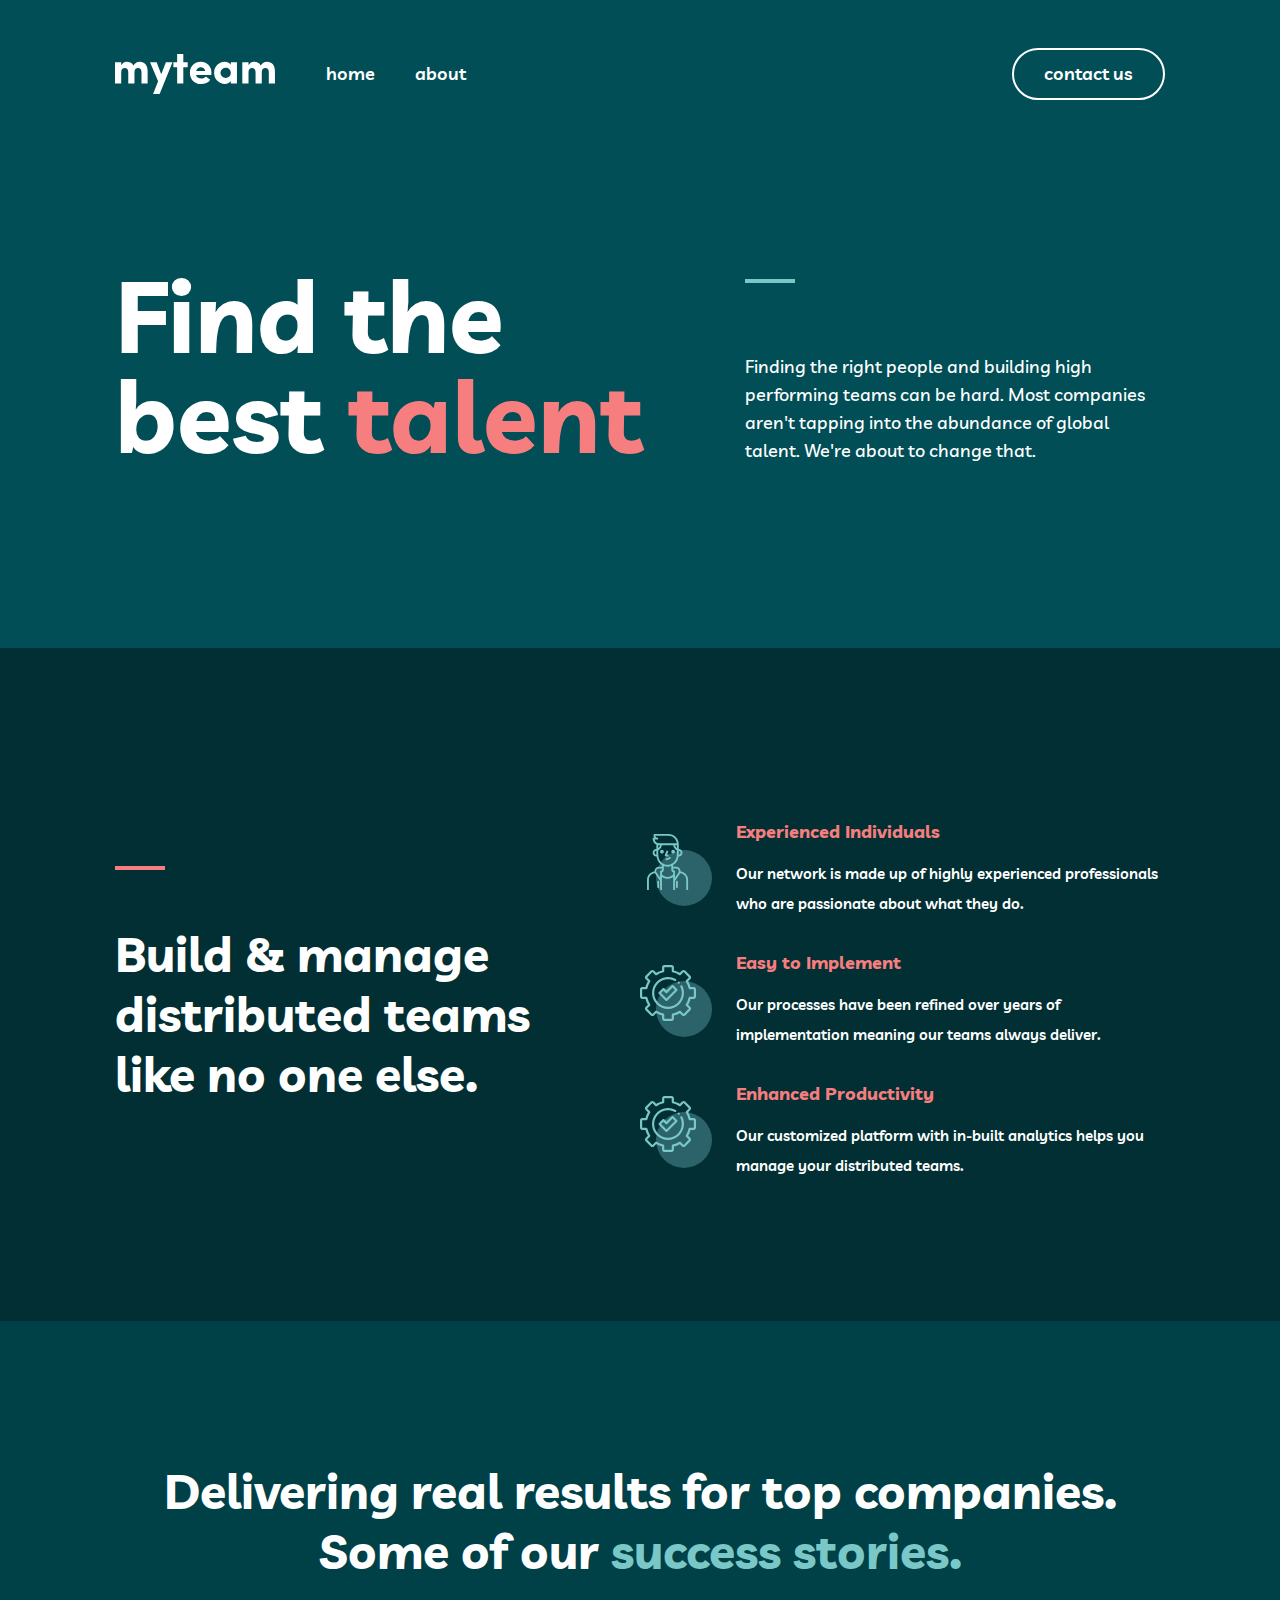
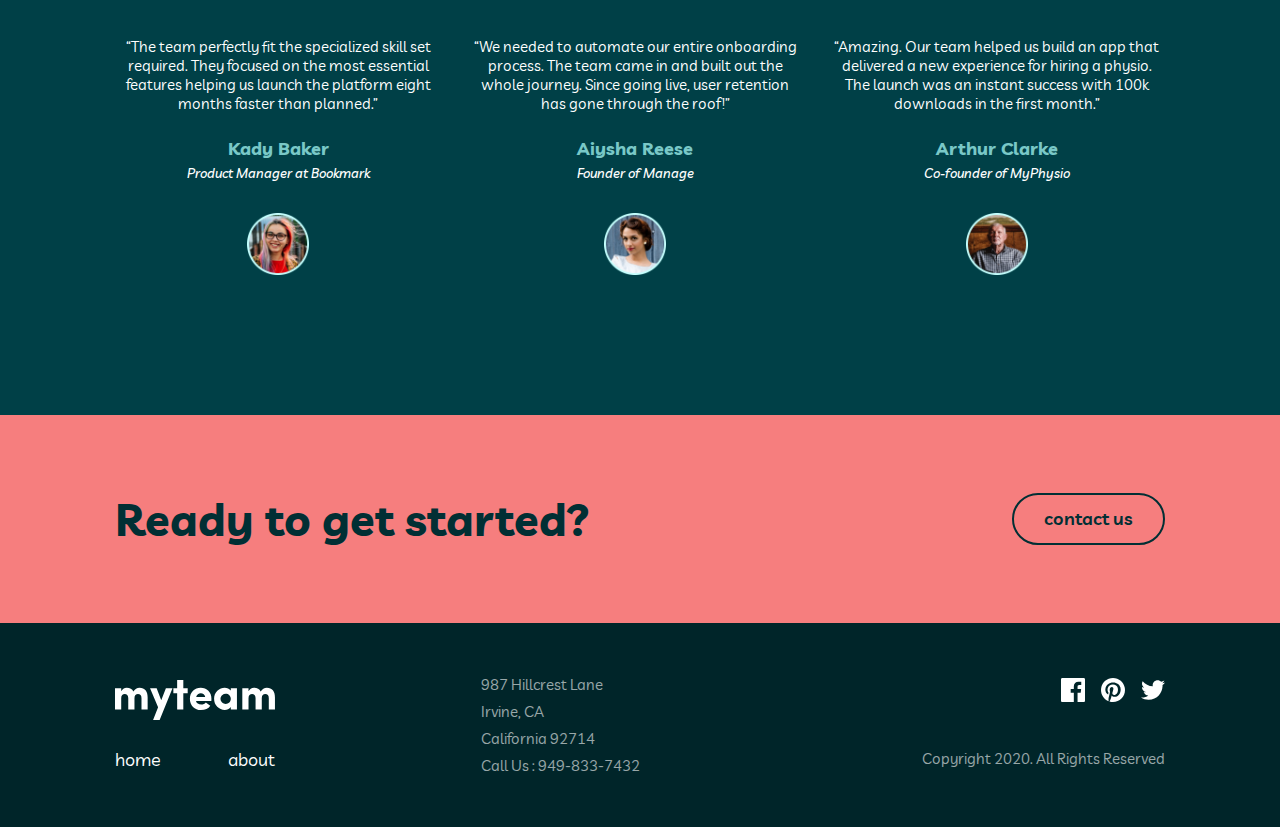
<file: index.html>
<!DOCTYPE html>
<html lang="en">
  <head>
    <meta charset="UTF-8" />
    <meta name="viewport" content="width=device-width, initial-scale=1.0" />
    <title>Rahimbek Xabibullayev's project</title>
    <link rel="stylesheet" href="./scss/main.css" />
    <link
      rel="stylesheet"
      href="https://fonts.googleapis.com/css2?family=Material+Symbols+Outlined:opsz,wght,FILL,GRAD@20..48,100..700,0..1,-50..200"
    />
  </head>
  <body>
    <header>
      <div class="container">
        <div class="navbar-wrapper">
          <a href="/">
            <img src="./assets/myteam-logo.svg" alt="myteam-logo" />
          </a>
          <nav>
            <ul>
              <li><a href="/">home</a></li>
              <li><a href="./pages/about.html">about</a></li>
            </ul>
          </nav>
        </div>
        <a href="./pages/contact.html" class="contact-us-link">contact us</a>
        <button class="menuBtn" id="menuBtn">
          <img src="/assets/menu.svg" alt="menu" />
        </button>
      </div>
    </header>

    <main>
      <section class="hero-section">
        <div class="container">
          <h1 class="hero-title">Find the best <span>talent</span></h1>
          <p class="hero-paragraph">
            Finding the right people and building high performing teams can be
            hard. Most companies aren't tapping into the abundance of global
            talent. We're about to change that.
          </p>
        </div>
      </section>

      <section class="whyUs-section">
        <div class="container">
          <h2>Build & manage distributed teams like no one else.</h2>
          <div class="advantages-wrapper">
            <div class="advantage-wrapper">
              <img src="./assets/person-icon.svg" alt="person" />
              <div class="text-wrapper">
                <h3>Experienced Individuals</h3>
                <p>
                  Our network is made up of highly experienced professionals who
                  are passionate about what they do.
                </p>
              </div>
            </div>

            <div class="advantage-wrapper">
              <img src="./assets/settings-icon.svg" alt="settings" />
              <div class="text-wrapper">
                <h3>Easy to Implement</h3>
                <p>
                  Our processes have been refined over years of implementation
                  meaning our teams always deliver.
                </p>
              </div>
            </div>

            <div class="advantage-wrapper">
              <img src="./assets/settings-icon.svg" alt="settings" />
              <div class="text-wrapper">
                <h3>Enhanced Productivity</h3>
                <p>
                  Our customized platform with in-built analytics helps you
                  manage your distributed teams.
                </p>
              </div>
            </div>
          </div>
        </div>
      </section>

      <section class="testimonials-section">
        <div class="container">
          <h2>
            Delivering real results for top companies. Some of our
            <span>success stories.</span>
          </h2>
          <div class="success-stories-wrapper">
            <div class="story">
              <p>
                “The team perfectly fit the specialized skill set required. They
                focused on the most essential features helping us launch the
                platform eight months faster than planned.”
              </p>
              <h3>Kady Baker</h3>
              <h4>Product Manager at Bookmark</h4>
              <img src="./assets/avva1.png" alt="girl" />
            </div>

            <div class="story">
              <p>
                “We needed to automate our entire onboarding process. The team
                came in and built out the whole journey. Since going live, user
                retention has gone through the roof!”
              </p>
              <h3>Aiysha Reese</h3>
              <h4>Founder of Manage</h4>
              <img src="./assets/avva2.png" alt="girl" />
            </div>

            <div class="story">
              <p>
                “Amazing. Our team helped us build an app that delivered a new
                experience for hiring a physio. The launch was an instant
                success with 100k downloads in the first month.”
              </p>
              <h3>Arthur Clarke</h3>
              <h4>Co-founder of MyPhysio</h4>
              <img src="./assets/avva3.png" alt="man" />
            </div>
          </div>
        </div>
      </section>
      <section class="cta-section">
        <div class="container">
          <h2>Ready to get started?</h2>
          <a href="./pages/contact.html" class="contact-us-link2">contact us</a>
        </div>
      </section>
    </main>

    <footer>
      <div class="container">
        <div class="footer-left-side">
          <div class="footer-nav-wrapper">
            <a href="/">
              <img src="./assets/myteam-logo.svg" alt="myteam-logo" />
            </a>
            <nav>
              <ul>
                <li><a href="/">home</a></li>
                <li><a href="./pages/about.html">about</a></li>
              </ul>
            </nav>
          </div>
          <p>
            987 Hillcrest Lane <br>Irvine, CA <br>California 92714 <br>Call Us : 949-833-7432
          </p>
        </div>
        <div class="footer-right-side">
          <div class="social-media-links">
            <a href="#">
              <img src="./assets/facebook-icon.svg" alt="facebook-icon" />
            </a>
            <a href="#">
              <img src="./assets/pinterest-icon.svg" alt="pinterest-icon" />
            </a>
            <a href="#">
              <img src="./assets/twitter-icon.svg" alt="twitter-icon" />
            </a>
          </div>
          <div class="copyright-wrapper">
            <p>Copyright 2020. All Rights Reserved</p>
        </div>
      </div>
    </footer>

    <script src="./js/script.js"></script>
  </body>
</html>
</file>
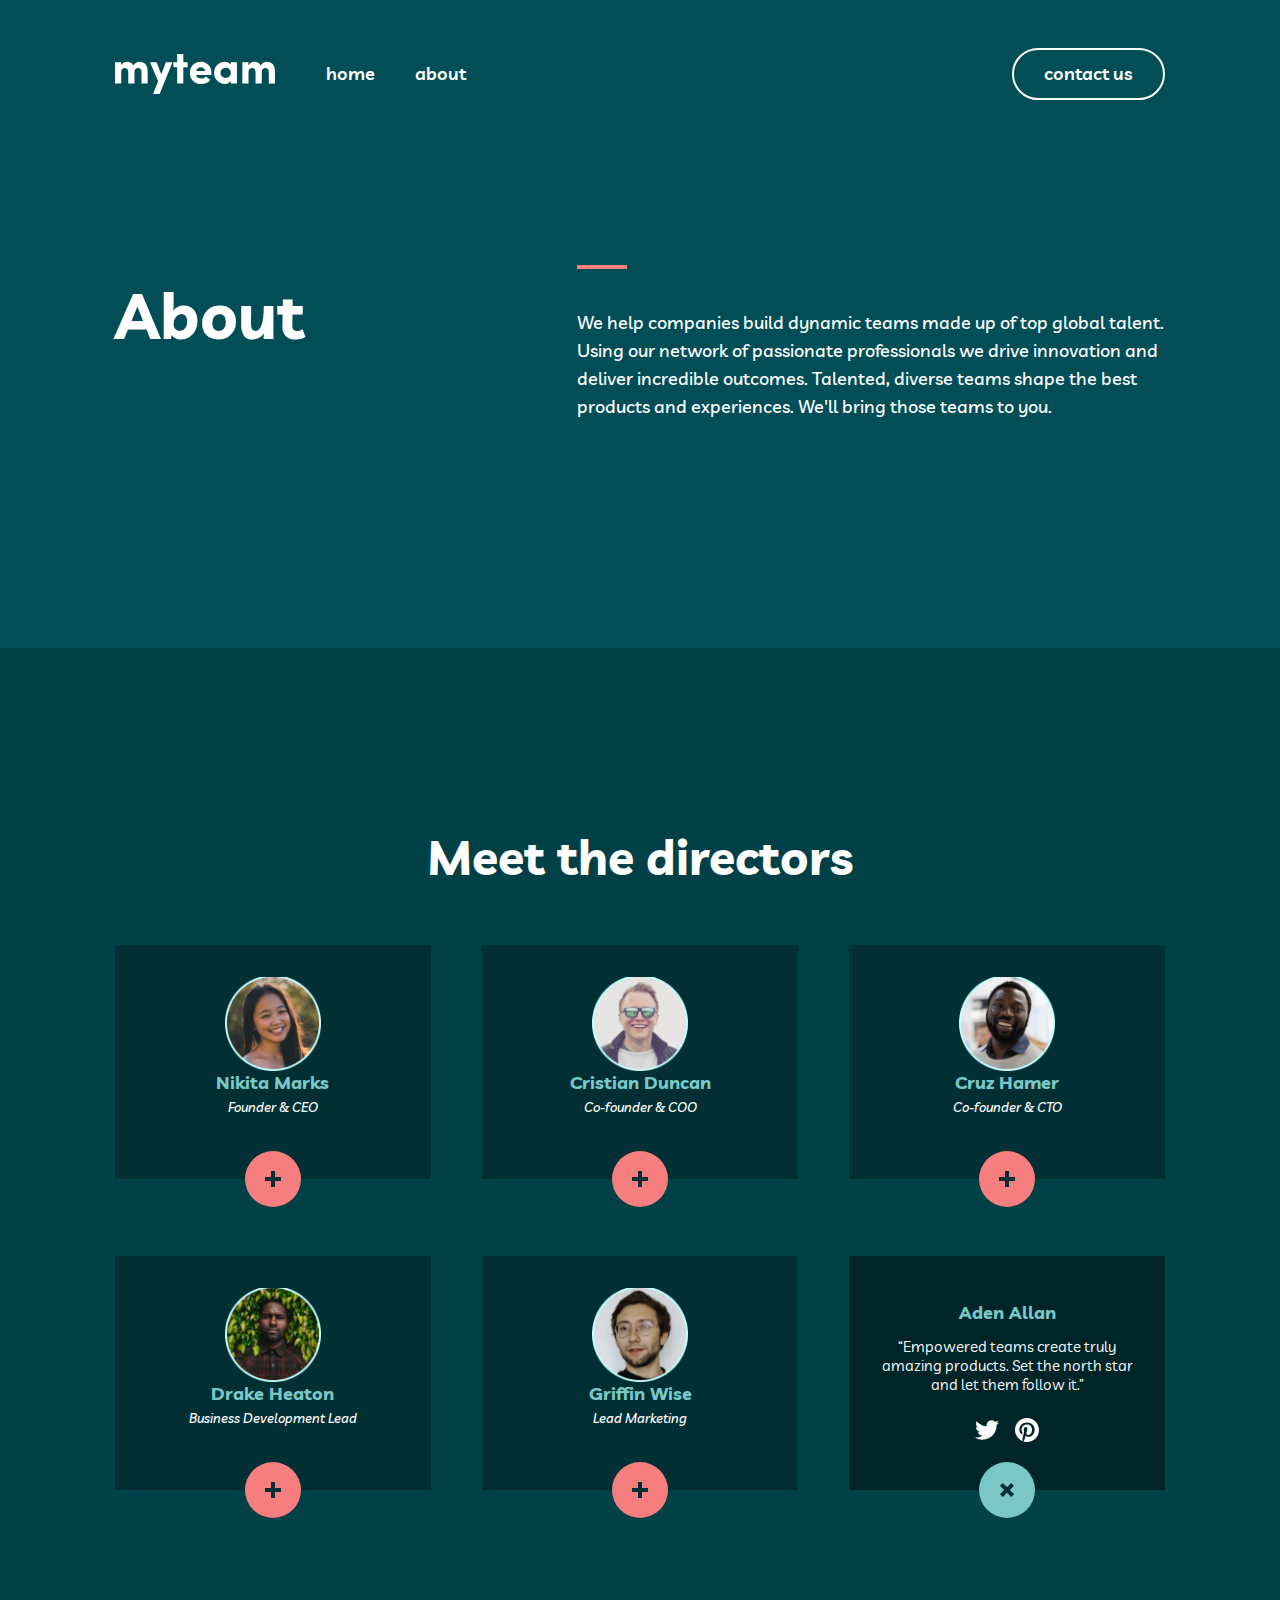
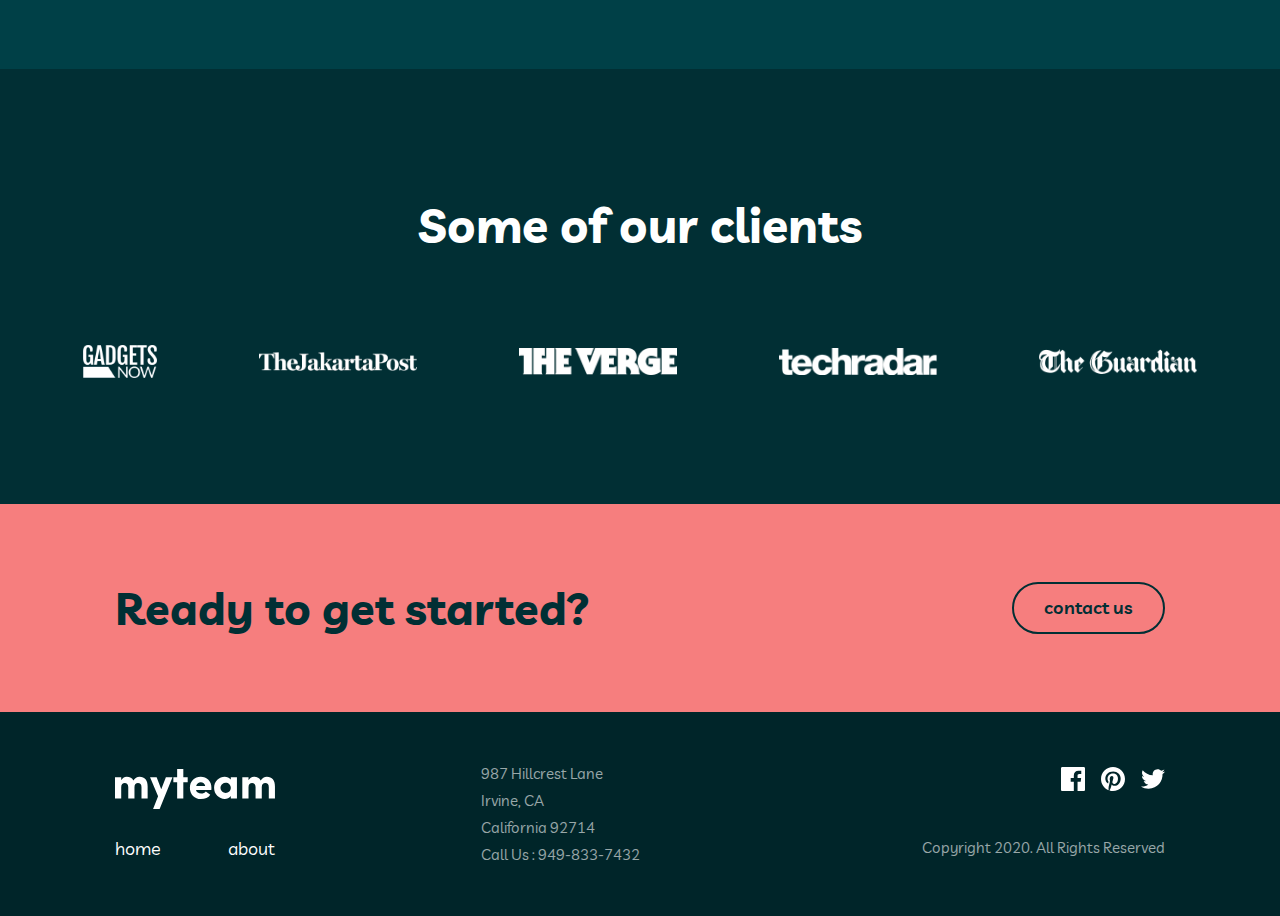
<file: pages/about.html>
<!DOCTYPE html>
<html lang="en">
  <head>
    <meta charset="UTF-8" />
    <meta name="viewport" content="width=device-width, initial-scale=1.0" />
    <title>About</title>
    <link rel="stylesheet" href="../scss/main.css" />
    <link
      rel="stylesheet"
      href="https://fonts.googleapis.com/css2?family=Material+Symbols+Outlined:opsz,wght,FILL,GRAD@20..48,100..700,0..1,-50..200"
    />
  </head>
  <body>
    <header>
      <div class="container">
        <div class="navbar-wrapper">
          <a href="/">
            <img src="../assets/myteam-logo.svg" alt="myteam-logo" />
          </a>
          <nav>
            <ul>
              <li><a href="/">home</a></li>
              <li><a href="./about.html">about</a></li>
            </ul>
          </nav>
        </div>
        <a href="./contact.html" class="contact-us-link">contact us</a>
        <button class="menuBtn" id="menuBtn">
          <img src="/assets/menu.svg" alt="menu" />
        </button>
      </div>
    </header>

    <main>
      <section class="hero-section about-page">
        <div class="container" style="align-items: flex-start;">
          <h1 class="hero-title" style="font-size: 6.4rem;">About</h1>
          <p class="hero-paragraph about-hero-param" style="width: 70%;">
            We help companies build dynamic teams made up of top global talent.
            Using our network of passionate professionals we drive innovation
            and deliver incredible outcomes. Talented, diverse teams shape the
            best products and experiences. We'll bring those teams to you.
          </p>
        </div>
      </section>

      <section class="directors-section">
        <div class="container">
            <h2>Meet the directors</h2>
            <div class="cards">
                <div class="card">
                    <img src="../assets/director1.png" alt="girl">
                    <h3>Nikita Marks</h3>
                    <h4>Founder & CEO</h4>
                    <img src="../assets/plus-icon.svg" alt="plus-icon">
                </div>

                <div class="card">
                    <img src="../assets/director2.png" alt="man">
                    <h3>Cristian Duncan</h3>
                    <h4>Co-founder & COO</h4>
                    <img src="../assets/plus-icon.svg" alt="plus-icon">
                </div>

                <div class="card">
                    <img src="../assets/director3.png" alt="man">
                    <h3>Cruz Hamer</h3>
                    <h4>Co-founder & CTO</h4>
                    <img src="../assets/plus-icon.svg" alt="plus-icon">
                </div>

                <div class="card">
                    <img src="../assets/director4.png" alt="man">
                    <h3>Drake Heaton</h3>
                    <h4>Business Development Lead</h4>
                    <img src="../assets/plus-icon.svg" alt="plus-icon">
                </div>

                <div class="card">
                    <img src="../assets/director5.png" alt="man">
                    <h3>Griffin Wise</h3>
                    <h4>Lead Marketing</h4>
                    <img src="../assets/plus-icon.svg" alt="plus-icon">
                </div>

                <div class="card active-card">
                    <h3>Aden Allan</h3>
                    <p>“Empowered teams create truly amazing products. Set the north star and let them follow it.”</p>
                    <div class="social-media-links">
                        <a href="#">
                            <img src="../assets/twitter-icon.svg" alt="twitter-icon">
                        </a>
                        <a href="#">
                            <img src="../assets/pinterest-icon.svg" alt="pinterest-icon">
                        </a>
                    </div>
                    <img src="../assets/x-icon.svg" alt="plus-icon">
                </div>
            </div>
        </div>        
      </section>

      <section class="ourClients-section">
        <div class="container">
                <h2>Some of our clients</h2>
                <div class="clients-logo-wrapper">
                <img src="../assets/clients/gadgets-now.png" alt="gadgets-now" style="width: 7%;">
                <img src="../assets/clients/jakarta.png" alt="jakarta">
                <img src="../assets/clients/Object-1.png" alt="Object-1">
                <img src="../assets/clients/Object-2.png" alt="Object-2">
                <img src="../assets/clients/Object.png" alt="Object">
        </div>
        </div>
      </section>



      <section class="cta-section">
        <div class="container">
          <h2>Ready to get started?</h2>
          <a href="./pages/contact.html" class="contact-us-link2">contact us</a>
        </div>
      </section>
    </main>

    <footer>
        <div class="container">
          <div class="footer-left-side">
            <div class="footer-nav-wrapper">
              <a href="/">
                <img src="../assets/myteam-logo.svg" alt="myteam-logo" />
              </a>
              <nav>
                <ul>
                  <li><a href="/">home</a></li>
                  <li><a href="./about.html">about</a></li>
                </ul>
              </nav>
            </div>
            <p>
              987 Hillcrest Lane <br>Irvine, CA <br>California 92714 <br>Call Us : 949-833-7432
            </p>
          </div>
          <div class="footer-right-side">
            <div class="social-media-links">
              <a href="#">
                <img src="../assets/facebook-icon.svg" alt="facebook-icon" />
              </a>
              <a href="#">
                <img src="../assets/pinterest-icon.svg" alt="pinterest-icon" />
              </a>
              <a href="#">
                <img src="../assets/twitter-icon.svg" alt="twitter-icon" />
              </a>
            </div>
            <div class="copyright-wrapper">
              <p>Copyright 2020. All Rights Reserved</p>
          </div>
        </div>
      </footer>

    <script src="../js/script.js"></script>

  </body>
</html>
</file>
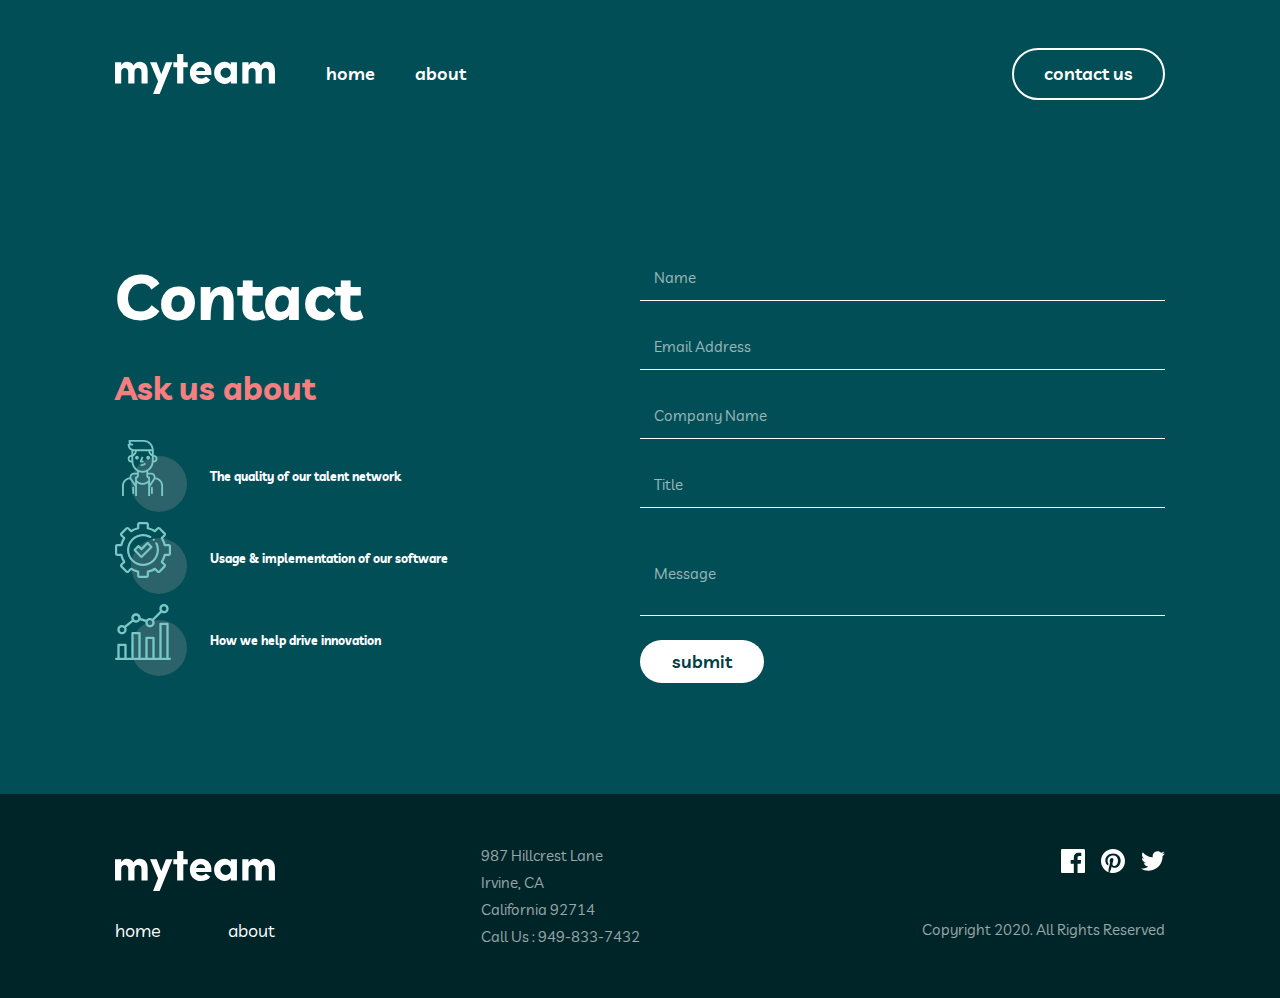
<file: pages/contact.html>
<!DOCTYPE html>
<html lang="en">
  <head>
    <meta charset="UTF-8" />
    <meta name="viewport" content="width=device-width, initial-scale=1.0" />
    <title>Contact us</title>
    <link rel="stylesheet" href="../scss/main.css" />
    <link
      rel="stylesheet"
      href="https://fonts.googleapis.com/css2?family=Material+Symbols+Outlined:opsz,wght,FILL,GRAD@20..48,100..700,0..1,-50..200"
    />
  </head>
  <body>
    <header>
      <div class="container">
        <div class="navbar-wrapper">
          <a href="/">
            <img src="../assets/myteam-logo.svg" alt="myteam-logo" />
          </a>
          <nav>
            <ul>
              <li><a href="/">home</a></li>
              <li><a href="./about.html">about</a></li>
            </ul>
          </nav>
        </div>
        <a href="./contact.html" class="contact-us-link">contact us</a>
        <button class="menuBtn" id="menuBtn">
          <img src="/assets/menu.svg" alt="menu" />
        </button>
      </div>
    </header>

    <main>
      <article class="forma">
        <div class="container">
          <section class="text-content-section">
            <h1>Contact</h1>
            <h2>Ask us about</h2>
            <div class="question-variants">
              <div class="variant">
                <img src="../assets/person-icon.svg" alt="people" />
                <h3>The quality of our talent network</h3>
              </div>

              <div class="variant">
                <img src="../assets/settings-icon.svg" alt="settings-icon" />
                <h3>Usage & implementation of our software</h3>
              </div>

              <div class="variant">
                <img src="../assets/grow-icon.svg" alt="grow-icon" />
                <h3>How we help drive innovation</h3>
              </div>
            </div>
          </section>

          <form>
            <input type="text" name="name" id="name" placeholder="Name" required>
            <input type="email" name="email" id="email" placeholder="Email Address" required>
            <input type="text" name="company_name" id="company_name" placeholder="Company Name" required>
            <input type="text" name="title" id="title" placeholder="Title" required>
            <input type="text" name="message" id="message" placeholder="Message" required>
            <button>submit</button>
          </form> 
        </div>
      </article>
    </main>

    <footer>
        <div class="container">
          <div class="footer-left-side">
            <div class="footer-nav-wrapper">
              <a href="/">
                <img src="../assets/myteam-logo.svg" alt="myteam-logo" />
              </a>
              <nav>
                <ul>
                  <li><a href="/">home</a></li>
                  <li><a href="./about.html">about</a></li>
                </ul>
              </nav>
            </div>
            <p>
              987 Hillcrest Lane <br>Irvine, CA <br>California 92714 <br>Call Us : 949-833-7432
            </p>
          </div>
          <div class="footer-right-side">
            <div class="social-media-links">
              <a href="#">
                <img src="../assets/facebook-icon.svg" alt="facebook-icon" />
              </a>
              <a href="#">
                <img src="../assets/pinterest-icon.svg" alt="pinterest-icon" />
              </a>
              <a href="#">
                <img src="../assets/twitter-icon.svg" alt="twitter-icon" />
              </a>
            </div>
            <div class="copyright-wrapper">
              <p>Copyright 2020. All Rights Reserved</p>
          </div>
        </div>
      </footer>

    <script src="../js/script.js"></script>

  </body>
</html>
</file>
<file: scss/main.css>
@import url("https://fonts.googleapis.com/css2?family=Livvic:ital,wght@0,100;0,200;0,300;0,400;0,500;0,600;0,700;0,900;1,100;1,200;1,300;1,400;1,500;1,600;1,700;1,900&display=swap");
* {
  margin: 0;
  padding: 0;
  box-sizing: border-box;
  font-family: "Livvic", sans-serif;
}

body {
  min-height: 100vh;
  width: 100%;
}

html {
  font-size: 62.5%;
}

ul {
  list-style: none;
}

a {
  text-decoration: none;
}

.menuBtn {
  display: none;
  background-color: transparent;
  border: none;
  outline: none;
  cursor: pointer;
}

.container {
  max-width: 1090px;
  margin: 0 auto;
  padding: 0 20px;
}

.hero-section {
  min-height: 500px;
  padding-block: 13vh;
  background-color: #014e56;
}
.hero-section .container {
  color: #fff;
  display: flex;
  justify-content: space-between;
  align-items: flex-end;
}
.hero-section h1 {
  width: 55%;
  font-size: clamp(40px, 10vw, 100px);
  font-weight: 700;
  line-height: 100px;
}
.hero-section h1 span {
  color: #f67e7e;
}
.hero-section p {
  font-size: clamp(15px, 3vw, 18px);
  font-weight: 500;
  line-height: 28px;
  width: 40%;
}
.hero-section p::before {
  content: "";
  display: block;
  width: 50px;
  height: 4px;
  background-color: #79c8c7;
  margin: 0 0 7rem 0;
}

.about-hero-param::before {
  background-color: #f67e7e !important;
  margin-bottom: 4rem !important;
}

@media screen and (max-width: 910px) {
  .hero-section .container {
    flex-direction: column;
    justify-content: center;
    align-items: center;
    text-align: center;
  }
  .hero-section .container h1,
  .hero-section .container p {
    width: 60%;
    line-height: 1.5;
  }
  .hero-section .container p {
    margin-top: 2.4rem;
    line-height: 1.7;
  }
  .hero-section .container p::before {
    display: none;
  }
  .about-page .container {
    align-items: center !important;
  }
}
@media screen and (max-width: 548px) {
  .hero-section .container h1,
  .hero-section .container p {
    width: 95%;
  }
}
.whyUs-section {
  padding-block: 14rem;
  background-color: #012f34;
  color: #fff;
}
.whyUs-section h2 {
  width: 40%;
  font-size: 48px;
  font-weight: 700;
}
.whyUs-section h2::before {
  content: "";
  display: block;
  width: 50px;
  height: 4px;
  background-color: #f67e7e;
  margin: 0 0 5.4rem 0;
}
.whyUs-section h3 {
  color: #f67e7e;
  font-size: 18px;
  font-weight: 700;
}
.whyUs-section p {
  margin-top: 1.6rem;
  font-size: 15px;
  font-weight: 600;
  line-height: 2;
}
.whyUs-section .advantages-wrapper {
  max-width: 50%;
}
.whyUs-section .advantage-wrapper {
  margin-top: 3.2rem;
  display: flex;
  justify-content: space-between;
  align-items: center;
  gap: 2.4rem;
}

@media screen and (max-width: 768px) {
  .whyUs-section .container {
    flex-direction: column;
    justify-content: center;
    align-items: flex-start;
  }
  .whyUs-section .container h2,
  .whyUs-section .container p {
    width: 100%;
    line-height: 1.5;
  }
  .whyUs-section .container .advantages-wrapper {
    margin-top: 6.4rem;
    max-width: 78%;
  }
}
@media screen and (max-width: 375px) {
  .whyUs-section .container h2 {
    font-size: 3.2rem;
  }
  .whyUs-section .container .advantage-wrapper {
    flex-direction: column;
    text-align: center;
  }
  .whyUs-section .container .advantages-wrapper {
    max-width: 100%;
  }
}
.testimonials-section {
  background-color: #004047;
  padding-block: 14rem;
}
.testimonials-section .container {
  display: flex;
  justify-content: center;
  align-items: center;
  flex-direction: column;
  color: #fff;
}
.testimonials-section h2 {
  margin-bottom: 5.6rem;
  font-size: 48px;
  font-weight: 700;
  text-align: center;
}
.testimonials-section h2 span {
  color: #79c8c7;
}
.testimonials-section .success-stories-wrapper {
  display: flex;
  justify-content: space-between;
  align-items: center;
  gap: 3rem;
}
.testimonials-section .story {
  display: flex;
  flex-direction: column;
  justify-content: center;
  align-items: center;
  text-align: center;
}
.testimonials-section .story p {
  margin-bottom: 2.4rem;
  font-size: 15px;
}
.testimonials-section .story h3 {
  color: #79c8c7;
  font-size: 1.8rem;
  margin-bottom: 5px;
}
.testimonials-section .story h4 {
  font-size: 13px;
  font-weight: 500;
  font-style: italic;
  margin-bottom: 3.2rem;
}
.testimonials-section .story img {
  max-width: 6.2rem;
}

@media screen and (max-width: 768px) {
  .container .success-stories-wrapper {
    flex-direction: column;
    align-items: center;
  }
  .container .success-stories-wrapper .story {
    max-width: 80%;
  }
  .testimonials-section h2 {
    font-size: 3.2rem;
  }
}
@media screen and (max-width: 375px) {
  .testimonials-section .story {
    max-width: 100% !important;
  }
}
.cta-section {
  background-color: #f67e7e;
  padding-block: 7.6rem;
}
.cta-section h2 {
  font-size: clamp(3.2rem, 3.5vw, 4.8rem);
  color: #012f34;
}
.cta-section .contact-us-link2 {
  color: #012f34;
  display: block;
  padding: 1rem 3rem;
  font-size: 18px;
  font-weight: 600;
  line-height: 28px;
  text-align: left;
  border: 2px solid #012f34;
  border-radius: 50px;
  transition: color 0.4s ease;
  text-wrap: nowrap;
}
.cta-section .contact-us-link2:hover {
  color: #b0bfc1;
  border-color: #b0bfc1;
}

@media screen and (max-width: 437px) {
  .cta-section .container {
    flex-direction: column;
    gap: 2.4rem;
    text-align: center;
  }
}
.directors-section {
  background-color: #004047;
  padding-block: 14vw;
}
.directors-section .container {
  flex-direction: column;
  gap: 6.4vh;
}
.directors-section h2 {
  color: #fff;
  font-size: 48px;
  font-weight: 700;
  text-align: center;
}
.directors-section .cards {
  display: grid;
  grid-template-columns: repeat(3, 1fr);
  gap: 4vw;
  row-gap: 6vw;
}
@media screen and (max-width: 768px) {
  .directors-section .cards {
    grid-template-columns: repeat(2, 1fr);
  }
}
@media screen and (max-width: 449px) {
  .directors-section .cards {
    grid-template-columns: repeat(1, 1fr);
    row-gap: 5rem;
  }
}
.directors-section img {
  max-width: 96px;
}
.directors-section .card {
  background-color: #012f34;
  display: flex;
  flex-direction: column;
  justify-content: center;
  align-items: center;
  text-align: center;
  padding: 3.2rem;
  position: relative;
}
.directors-section .card p {
  margin-top: 0.8rem;
  margin-bottom: 2.4rem;
  font-size: 15px;
  color: #fff;
}
.directors-section .card h3 {
  color: #79c8c7;
  font-size: 1.8rem;
  margin-bottom: 5px;
}
.directors-section .card h4 {
  font-size: 13px;
  font-weight: 500;
  font-style: italic;
  margin-bottom: 3.2rem;
  color: #fff;
}
.directors-section .card img[alt=plus-icon] {
  position: absolute;
  bottom: -12%;
}
.directors-section .active-card {
  background-color: #002529;
}
.directors-section .active-card .social-media-links {
  display: flex;
  justify-content: center;
  align-items: center;
  gap: 1.6rem;
}

.ourClients-section {
  background-color: #012f34;
  padding-block: 14vh;
}
.ourClients-section h2 {
  color: #fff;
  font-size: 48px;
  font-weight: 700;
  text-align: center;
}
.ourClients-section .container {
  flex-direction: column;
  gap: 7vw;
}
.ourClients-section .container .clients-logo-wrapper {
  display: flex;
  justify-content: center;
  align-items: center;
  gap: 8vw;
}
.ourClients-section .container .clients-logo-wrapper img {
  display: block;
  width: 15%;
}
@media screen and (max-width: 494px) {
  .ourClients-section .container .clients-logo-wrapper {
    flex-direction: column;
    gap: 10rem;
  }
  .ourClients-section .container .clients-logo-wrapper img {
    width: 70%;
  }
  .ourClients-section .container .clients-logo-wrapper img[alt=gadgets-now] {
    width: 50% !important;
  }
}

header {
  padding-block: clamp(4.8rem, 5vh, 7.3rem);
  background-color: #014e56;
}
header img {
  display: block;
  width: 100%;
}

.container,
.container .navbar-wrapper,
.container .navbar-wrapper ul {
  display: flex;
  justify-content: space-between;
  align-items: center;
}

.navbar-wrapper {
  gap: clamp(3rem, 4vw, 8rem);
}

.container .navbar-wrapper ul {
  gap: 4rem;
}
.container .navbar-wrapper ul a {
  color: #ffffff;
  font-size: 18px;
  font-weight: 600;
  line-height: 28px;
  text-align: left;
  transition: color 0.4s ease;
}
.container .navbar-wrapper ul a:hover {
  color: #b0bfc1;
}

.contact-us-link {
  display: block;
  padding: 1rem 3rem;
  color: #ffffff;
  font-size: 18px;
  font-weight: 600;
  line-height: 28px;
  text-align: left;
  border: 2px solid #ffffff;
  border-radius: 50px;
  transition: color 0.4s ease;
}
.contact-us-link:hover {
  color: #b0bfc1;
  border-color: #b0bfc1;
}

@media screen and (max-width: 558px) {
  .container .navbar-wrapper nav,
  .container .contact-us-link {
    display: none;
  }
  .menuBtn {
    display: block;
    width: 35px;
  }
}
.navigationMenu {
  display: flex;
  flex-direction: column;
  justify-content: flex-start;
  align-items: flex-start;
  gap: 3rem;
  padding: 3rem;
  padding-top: 4rem;
  background-color: #2c6269;
  position: fixed;
  top: 0;
  right: 0;
  width: 255px;
  height: 100vh;
}
.navigationMenu nav {
  margin-top: 5rem;
}
.navigationMenu ul li a {
  padding: 1rem;
  font-size: 2.4rem;
  font-family: "Poppins", sans-serif;
  color: #fff;
  line-height: 2;
  z-index: 1;
}
.navigationMenu .closeBtn {
  color: #fff;
  background-color: transparent;
  border: none;
  outline: none;
  position: absolute;
  top: 5%;
  right: 5%;
}
.navigationMenu .contact-us-link {
  margin-top: 2rem;
}

.activeMenu {
  display: flex !important;
}

.forma {
  padding-block: 12vh;
  background-color: #014E56;
  color: #fff;
}
.forma h1 {
  font-size: clamp(4.8rem, 5vw, 6.4rem);
}
.forma h2 {
  margin-block: 3.2rem;
  color: #F67E7E;
  font-size: 3.2rem;
}
.forma .container {
  display: flex;
  justify-content: space-between;
  align-items: flex-start;
}
@media screen and (max-width: 768px) {
  .forma .container {
    flex-direction: column;
    gap: 2.4rem;
    width: 90%;
    text-align: center;
    align-items: center;
  }
}
@media screen and (max-width: 375px) {
  .forma .container {
    width: 100%;
  }
}
.forma .text-content-section {
  width: 50%;
}
@media screen and (max-width: 768px) {
  .forma .text-content-section {
    width: 90%;
  }
}
.forma .variant {
  display: flex;
  justify-content: flex-start;
  align-items: center;
  width: 100%;
  gap: 2.3rem;
  margin-bottom: 1rem;
}
.forma .variant p {
  font-size: 1.8rem;
}

form {
  display: flex;
  flex-direction: column;
  align-items: flex-start;
  gap: 2.4rem;
  width: 50%;
  text-align: center;
}
form input {
  width: 100%;
  background-color: transparent;
  border: none;
  outline: none;
  padding: 1.4rem;
  color: #f4f4f4;
  border-bottom: 1px solid #fff;
}
form input::-moz-placeholder {
  color: #fff;
  opacity: 0.6;
  font-size: 15px;
}
form input::placeholder {
  color: #fff;
  opacity: 0.6;
  font-size: 15px;
}
form input:last-of-type {
  height: 84px;
}
form button {
  padding: 1rem 3.2rem;
  background-color: #fff;
  color: #004047;
  border-radius: 50px;
  border: none;
  outline: none;
  font-size: 1.8rem;
  font-weight: 600;
  cursor: pointer;
  transition: color 0.4s ease;
}
form button:hover {
  color: #b0bfc1;
}
@media screen and (max-width: 768px) {
  form {
    width: 90%;
  }
}

footer {
  background-color: #002529;
  padding-block: 4.8rem;
}
footer .container nav ul {
  display: flex;
  justify-content: space-between;
  align-items: center;
  gap: 4rem;
  margin-top: 25px;
}
footer .container nav ul a {
  font-size: 1.8rem;
  color: #fff;
}
footer .container p {
  color: #fff;
  opacity: 0.6;
  line-height: 1.8;
  font-size: 1.5rem;
}
footer .container .footer-left-side {
  display: flex;
  justify-content: space-between;
  align-items: center;
  width: 50%;
}
footer .container .footer-right-side {
  display: flex;
  align-items: flex-end;
  flex-direction: column;
  gap: 4rem;
}
footer .container .footer-right-side .social-media-links {
  display: flex;
  justify-content: space-between;
  align-items: center;
  gap: 1.6rem;
}

@media screen and (max-width: 768px) {
  footer .container {
    flex-wrap: wrap;
    gap: 3.2rem;
  }
  footer .container .footer-right-side {
    flex-direction: row;
    flex-grow: 1;
    justify-content: space-between;
    align-items: flex-end;
  }
  footer .container .footer-left-side {
    width: 100%;
  }
}
@media screen and (max-width: 424px) {
  footer .container .footer-left-side {
    flex-direction: column;
    gap: 2.4rem;
    width: 100%;
    text-align: center;
  }
  footer .container .footer-right-side {
    flex-direction: column;
    justify-content: center;
    align-items: center;
    gap: 1.6rem;
  }
}/*# sourceMappingURL=main.css.map */
</file>
